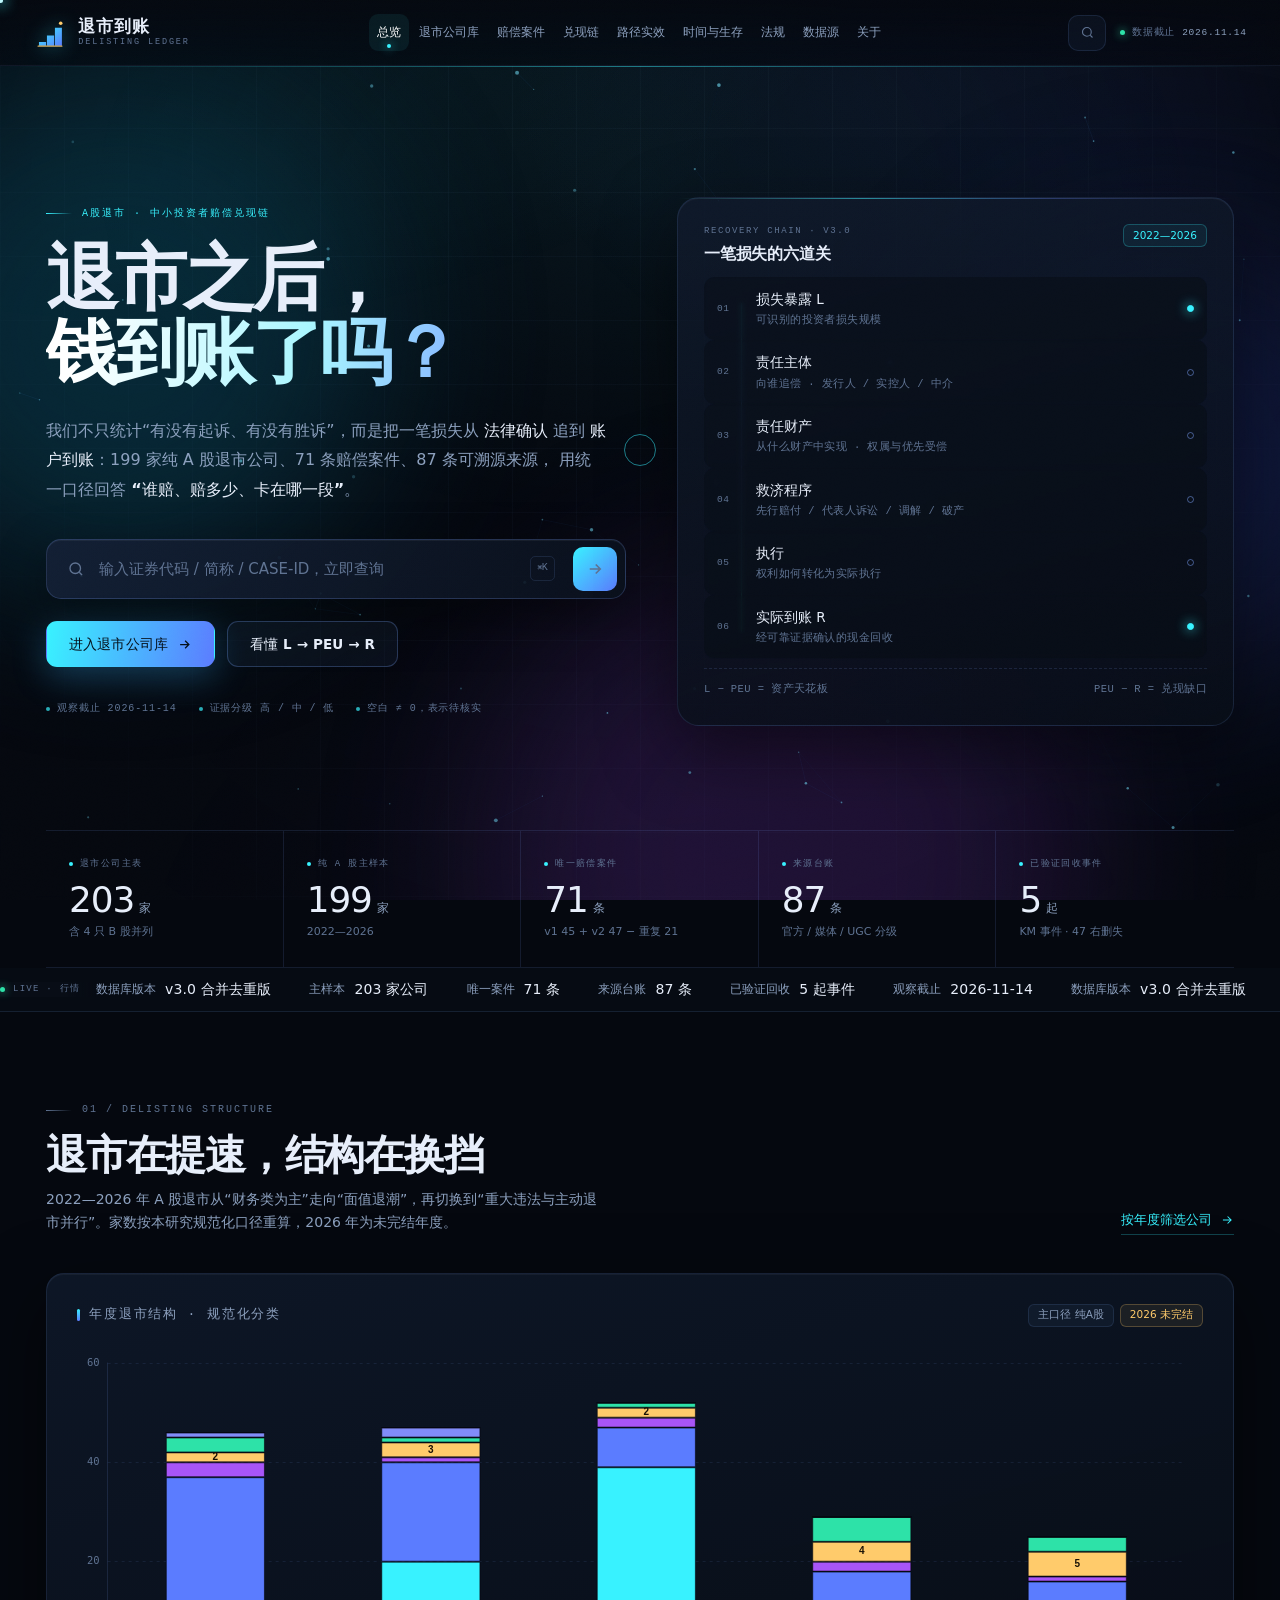
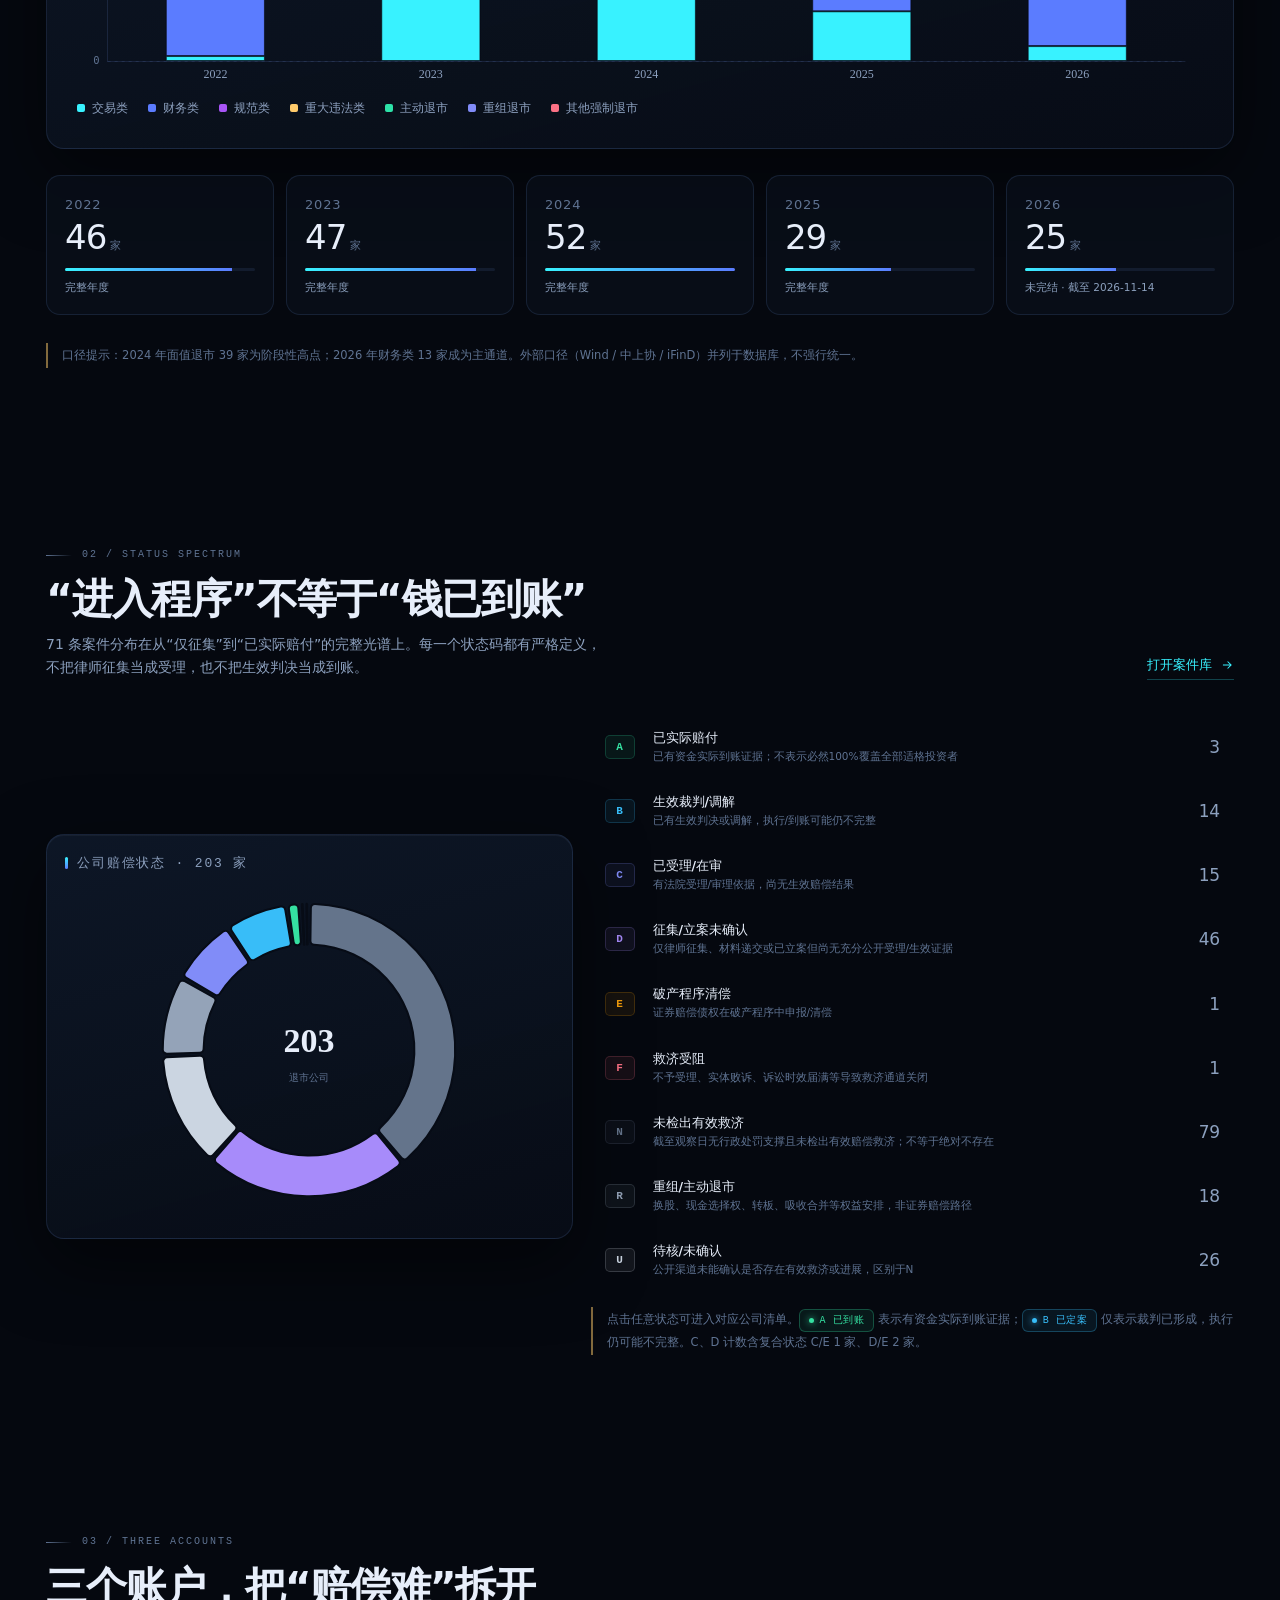
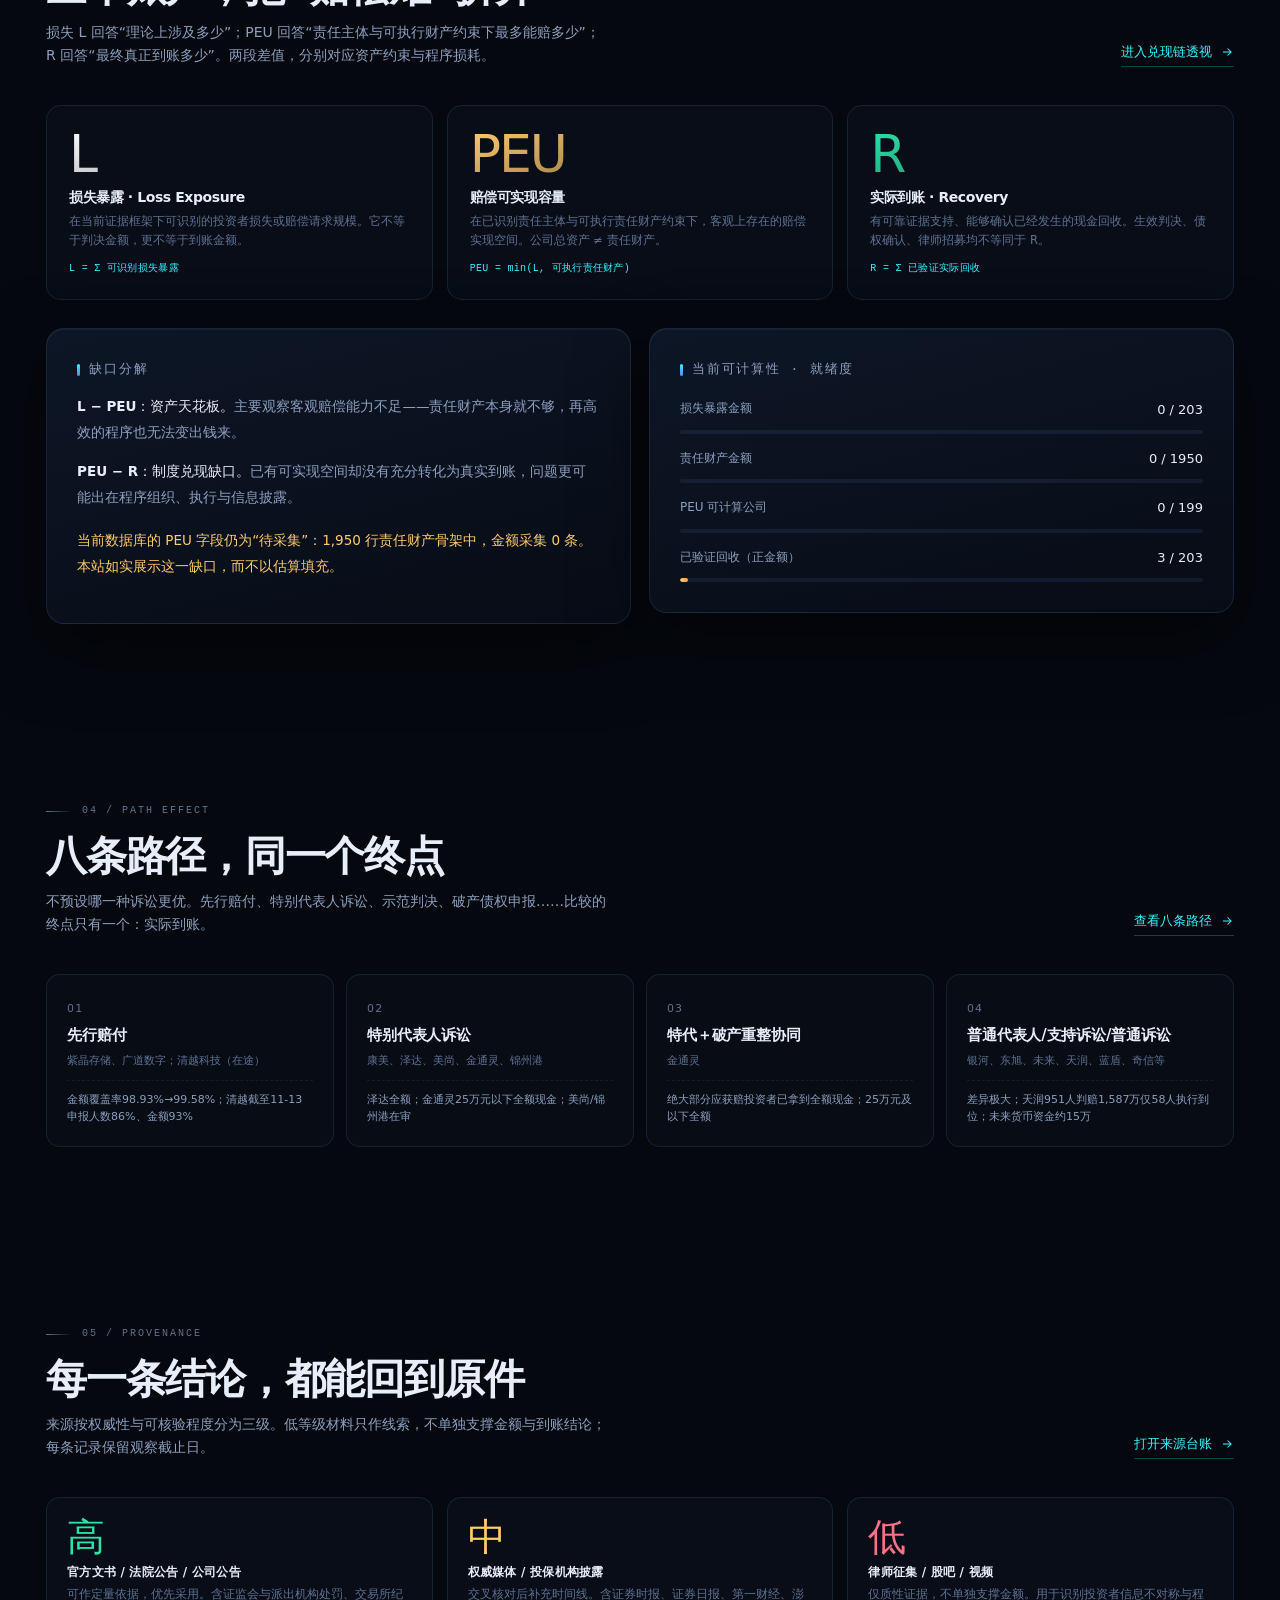
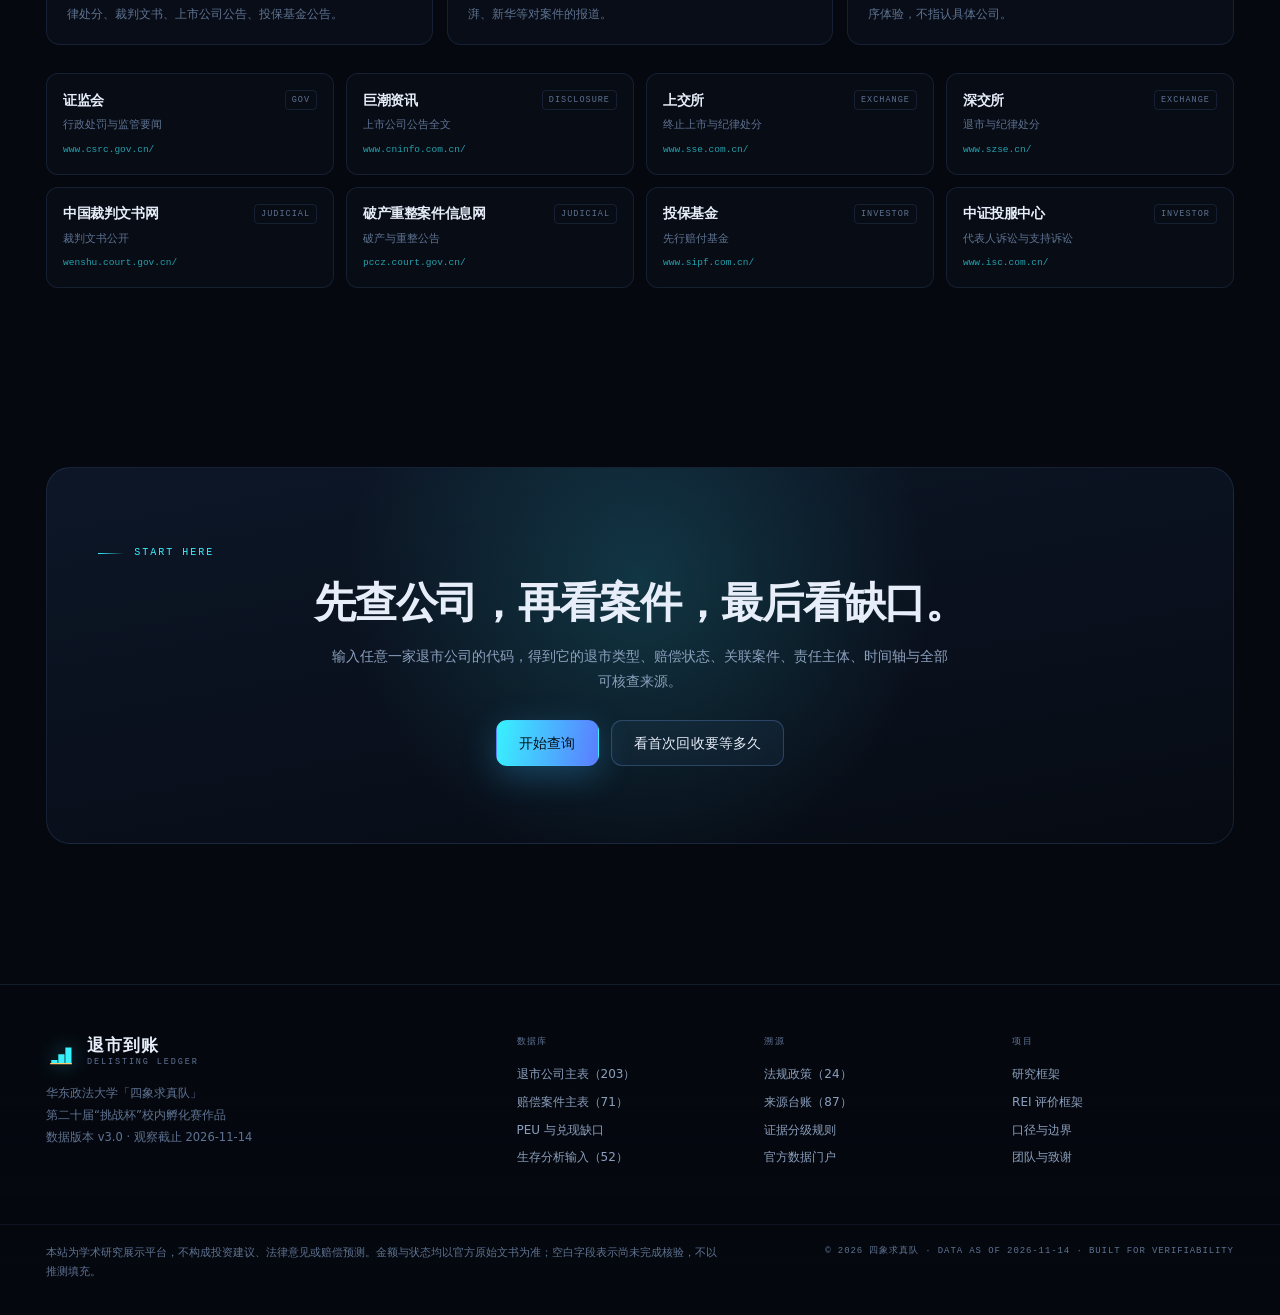
<file: index.html>
<!DOCTYPE html>
<html lang="zh-CN">
<head>
<meta charset="UTF-8">
<meta name="viewport" content="width=device-width, initial-scale=1.0, viewport-fit=cover">
<meta name="theme-color" content="#05080F">
<title>退市到账 · A股退市中小投资者赔偿兑现链数据平台</title>
<meta name="description" content="199家A股退市公司、71条赔偿案件、87条可溯源来源：从损失L、赔偿可实现容量PEU到实际到账R，逐案查询退市赔偿兑现情况。数据观察截止2026-11-14。">
<meta name="keywords" content="退市,中小投资者,赔偿,证券虚假陈述,特别代表人诉讼,先行赔付,PEU,投资者保护">
<meta property="og:title" content="退市到账 · 赔偿兑现链数据平台">
<meta property="og:description" content="从「判了」到「到了」：A股退市中小投资者赔偿兑现链的可溯源数据平台。">
<meta property="og:type" content="website">
<link rel="icon" href="data:image/svg+xml,%3Csvg xmlns='http://www.w3.org/2000/svg' viewBox='0 0 64 64'%3E%3Crect width='64' height='64' rx='14' fill='%23070C16'/%3E%3Cpath d='M16 40h10v10H16zM28 30h10v20H28zM40 20h10v30H40z' fill='%2338F2FF'/%3E%3Cpath d='M14 48h36' stroke='%23FFCB6B' stroke-width='2'/%3E%3C/svg%3E">
<link rel="stylesheet" href="./assets/css/main.css">
</head>
<body>
<div class="grain" aria-hidden="true"></div>
<div class="ambient" aria-hidden="true"><i class="a1"></i><i class="a2"></i><i class="a3"></i></div>
<div class="cursor-dot" id="cursorDot" aria-hidden="true"></div>
<div class="cursor-ring" id="cursorRing" aria-hidden="true"><span id="cursorLabel"></span></div>

<header class="topbar" id="topbar">
  <a class="brand" href="#/home" data-cursor="首页" aria-label="退市到账 首页">
    <span class="brand-mark" aria-hidden="true">
      <svg viewBox="0 0 40 40" width="34" height="34">
        <defs><linearGradient id="bg1" x1="0" y1="0" x2="1" y2="1"><stop offset="0" stop-color="#38F2FF"/><stop offset="1" stop-color="#5B7CFF"/></linearGradient></defs>
        <path d="M7 30.5h8.4v4.6H7zM16.4 23h8.4v12.1h-8.4zM25.8 13.9H34v21.2h-8.2z" fill="url(#bg1)"/>
        <path d="M6 35.5h28" stroke="#FFCB6B" stroke-width="1.4" stroke-linecap="round" opacity=".85"/>
        <circle cx="32.6" cy="8.6" r="2.1" fill="#FFCB6B"/>
      </svg>
    </span>
    <span class="brand-text">
      <b>退市到账</b>
      <em>DELISTING&nbsp;LEDGER</em>
    </span>
  </a>

  <nav class="nav" id="nav" aria-label="主导航">
    <a href="#/home" data-route="home">总览</a>
    <a href="#/companies" data-route="companies">退市公司库</a>
    <a href="#/cases" data-route="cases">赔偿案件</a>
    <a href="#/chain" data-route="chain">兑现链</a>
    <a href="#/paths" data-route="paths">路径实效</a>
    <a href="#/survival" data-route="survival">时间与生存</a>
    <a href="#/regulations" data-route="regulations">法规</a>
    <a href="#/sources" data-route="sources">数据源</a>
    <a href="#/about" data-route="about">关于</a>
  </nav>

  <div class="topbar-right">
    <button class="search-trigger" id="searchTrigger" aria-label="全站检索">
      <svg viewBox="0 0 24 24" width="15" height="15" fill="none" stroke="currentColor" stroke-width="1.8"><circle cx="11" cy="11" r="7"/><path d="m20 20-3.6-3.6"/></svg>
      <span>检索代码 / 简称 / 案号</span>
      <kbd>⌘K</kbd>
    </button>
    <div class="asof" title="数据库统一观察截止日">
      <i></i><span>数据截止</span><b>2026.11.14</b>
    </div>
    <button class="menu-btn" id="menuBtn" aria-label="展开菜单" aria-expanded="false"><span></span><span></span><span></span></button>
  </div>
</header>

<div class="scroll-progress" id="scrollProgress" aria-hidden="true"></div>

<main id="view" tabindex="-1"></main>

<footer class="footer" id="footer">
  <div class="footer-main">
    <div class="footer-brand">
      <div class="brand brand-inline">
        <span class="brand-mark" aria-hidden="true">
          <svg viewBox="0 0 40 40" width="30" height="30"><path d="M7 30.5h8.4v4.6H7zM16.4 23h8.4v12.1h-8.4zM25.8 13.9H34v21.2h-8.2z" fill="#38F2FF"/><path d="M6 35.5h28" stroke="#FFCB6B" stroke-width="1.4" stroke-linecap="round"/></svg>
        </span>
        <span class="brand-text"><b>退市到账</b><em>DELISTING&nbsp;LEDGER</em></span>
      </div>
      <p>华东政法大学「四象求真队」<br>第二十届“挑战杯”校内孵化赛作品<br>数据版本 v3.0 · 观察截止 2026-11-14</p>
    </div>
    <div class="footer-links">
      <div>
        <h4>数据库</h4>
        <a href="#/companies">退市公司主表（203）</a>
        <a href="#/cases">赔偿案件主表（71）</a>
        <a href="#/chain">PEU 与兑现缺口</a>
        <a href="#/survival">生存分析输入（52）</a>
      </div>
      <div>
        <h4>溯源</h4>
        <a href="#/regulations">法规政策（24）</a>
        <a href="#/sources">来源台账（87）</a>
        <a href="#/sources">证据分级规则</a>
        <a href="#/sources">官方数据门户</a>
      </div>
      <div>
        <h4>项目</h4>
        <a href="#/about">研究框架</a>
        <a href="#/about">REI 评价框架</a>
        <a href="#/about">口径与边界</a>
        <a href="#/about">团队与致谢</a>
      </div>
    </div>
  </div>
  <div class="footer-bottom">
    <p>本站为学术研究展示平台，不构成投资建议、法律意见或赔偿预测。金额与状态均以官方原始文书为准；空白字段表示尚未完成核验，不以推测填充。</p>
    <p class="mono">© 2026 四象求真队 · DATA AS OF 2026-11-14 · BUILT FOR VERIFIABILITY</p>
  </div>
</footer>

<div class="palette" id="palette" hidden>
  <div class="palette-panel" role="dialog" aria-modal="true" aria-label="全站检索">
    <div class="palette-head">
      <svg viewBox="0 0 24 24" width="18" height="18" fill="none" stroke="currentColor" stroke-width="1.8"><circle cx="11" cy="11" r="7"/><path d="m20 20-3.6-3.6"/></svg>
      <input id="paletteInput" type="text" autocomplete="off" spellcheck="false" placeholder="搜索证券代码、简称、Case ID、法规或来源关键词…">
      <kbd>ESC</kbd>
    </div>
    <div class="palette-hint" id="paletteHint">支持 6 位代码、公司简称、CASE-xxx、法条文号</div>
    <div class="palette-results" id="paletteResults"></div>
    <div class="palette-foot">
      <span><kbd>↑</kbd><kbd>↓</kbd> 选择</span><span><kbd>↵</kbd> 打开</span><span><kbd>⌘K</kbd> 唤起</span>
    </div>
  </div>
</div>

<button class="to-top" id="toTop" aria-label="回到顶部">
  <svg viewBox="0 0 24 24" width="18" height="18" fill="none" stroke="currentColor" stroke-width="1.8"><path d="M12 19V5M5 12l7-7 7 7"/></svg>
</button>

<div class="boot" id="boot">
  <div class="boot-inner">
    <svg class="boot-mark" viewBox="0 0 40 40" width="52" height="52"><path d="M7 30.5h8.4v4.6H7zM16.4 23h8.4v12.1h-8.4zM25.8 13.9H34v21.2h-8.2z" fill="#38F2FF"/><path d="M6 35.5h28" stroke="#FFCB6B" stroke-width="1.4"/></svg>
    <div class="boot-bar"><i></i></div>
    <p class="mono">LOADING LEDGER · 2026-11-14</p>
  </div>
</div>

<noscript><div style="padding:120px 24px;text-align:center;color:#8FA3BF">本站需要启用 JavaScript 才能检索数据库。</div></noscript>

<script src="./vendor/echarts.min.js"></script>
<script type="module" src="./assets/js/app.js"></script>
</body>
</html>
</file>
<file: assets/css/main.css>
/* ============================================================
   退市到账 · DELISTING LEDGER
   Design system: deep-space financial terminal
   ============================================================ */
:root{
  --bg:#05080F;
  --bg-2:#070C16;
  --panel:rgba(11,18,32,.78);
  --panel-solid:#0A111D;
  --panel-2:rgba(14,23,40,.72);
  --line:rgba(126,166,255,.13);
  --line-strong:rgba(126,166,255,.26);
  --text:#E7EEFA;
  --muted:#8CA0BE;
  --dim:#5F7392;
  --cyan:#38F2FF;
  --blue:#5B7CFF;
  --violet:#A855F7;
  --gold:#FFCB6B;
  --green:#2DE2A8;
  --red:#FB7185;
  --radius:18px;
  --radius-sm:12px;
  --sans:"Inter","SF Pro Display","PingFang SC","HarmonyOS Sans SC","Microsoft YaHei UI","Microsoft YaHei",system-ui,-apple-system,sans-serif;
  --mono:"JetBrains Mono","Cascadia Mono","Cascadia Code",Consolas,"SFMono-Regular",ui-monospace,monospace;
  --num:"Bahnschrift","DIN Alternate","Inter","SF Pro Display","PingFang SC",system-ui,sans-serif;
  --ease:cubic-bezier(.16,1,.3,1);
  --shadow:0 24px 70px rgba(0,0,0,.5), inset 0 1px 0 rgba(255,255,255,.045);
}
*,*::before,*::after{box-sizing:border-box}
html{scroll-behavior:smooth;-webkit-text-size-adjust:100%}
body{
  margin:0;background:var(--bg);color:var(--text);
  font-family:var(--sans);font-size:15px;line-height:1.65;
  -webkit-font-smoothing:antialiased;text-rendering:optimizeLegibility;
  overflow-x:hidden;
}
body::before{
  content:"";position:fixed;inset:0;z-index:-3;pointer-events:none;
  background:
    linear-gradient(rgba(120,160,220,.035) 1px,transparent 1px) 0 0/64px 64px,
    linear-gradient(90deg,rgba(120,160,220,.035) 1px,transparent 1px) 0 0/64px 64px,
    radial-gradient(1200px 700px at 12% -10%,rgba(56,242,255,.09),transparent 60%),
    radial-gradient(1000px 620px at 88% 8%,rgba(91,124,255,.10),transparent 62%),
    radial-gradient(900px 700px at 50% 110%,rgba(168,85,247,.07),transparent 60%);
  mask-image:radial-gradient(circle at 50% 30%,#000 30%,rgba(0,0,0,.55) 70%,transparent 100%);
}
body::after{
  content:"";position:fixed;inset:0;z-index:-2;pointer-events:none;
  background:radial-gradient(800px 500px at var(--mx,50%) var(--my,20%),rgba(56,242,255,.055),transparent 70%);
  transition:background .2s linear;
}
a{color:inherit;text-decoration:none}
img,svg{display:block;max-width:100%}
button{font-family:inherit;color:inherit}
::selection{background:rgba(56,242,255,.28);color:#fff}
.mono{font-family:var(--mono);font-feature-settings:"tnum" 1}
.num{font-family:var(--num);font-variant-numeric:tabular-nums;font-feature-settings:"tnum" 1}
.grain{
  position:fixed;inset:0;z-index:9990;pointer-events:none;opacity:.05;mix-blend-mode:overlay;
  background-image:url("data:image/svg+xml,%3Csvg xmlns='http://www.w3.org/2000/svg' width='160' height='160'%3E%3Cfilter id='n'%3E%3CfeTurbulence type='fractalNoise' baseFrequency='.82' numOctaves='3'/%3E%3C/filter%3E%3Crect width='160' height='160' filter='url(%23n)' opacity='.55'/%3E%3C/svg%3E");
}
.ambient{position:fixed;inset:0;z-index:-1;pointer-events:none;overflow:hidden}
.ambient i{position:absolute;border-radius:50%;filter:blur(90px);opacity:.28;animation:drift 26s var(--ease) infinite alternate}
.ambient .a1{width:520px;height:520px;left:-140px;top:8%;background:#0E7C9B}
.ambient .a2{width:460px;height:460px;right:-120px;top:26%;background:#2B3EA8;animation-delay:-8s}
.ambient .a3{width:600px;height:600px;left:38%;bottom:-260px;background:#5B2A8A;animation-delay:-15s}
@keyframes drift{from{transform:translate3d(0,0,0) scale(1)}to{transform:translate3d(40px,-36px,0) scale(1.12)}}

/* ---------- cursor ---------- */
.cursor-dot,.cursor-ring{position:fixed;left:0;top:0;pointer-events:none;z-index:9999;will-change:transform;opacity:0}
body.cursor-on .cursor-dot,body.cursor-on .cursor-ring{opacity:1}
.cursor-dot{width:5px;height:5px;border-radius:50%;background:#BFF9FF;box-shadow:0 0 14px 2px rgba(56,242,255,.9);margin:-2.5px 0 0 -2.5px;z-index:10000}
.cursor-ring{
  width:32px;height:32px;margin:-16px 0 0 -16px;border-radius:50%;
  border:1px solid rgba(56,242,255,.5);
  display:grid;place-items:center;
  transition:width .28s var(--ease),height .28s var(--ease),margin .28s var(--ease),background .24s,border-color .24s,backdrop-filter .24s;
  backdrop-filter:blur(0px);
}
.cursor-ring span{font-family:var(--mono);font-size:9px;letter-spacing:.1em;font-weight:600;color:#04121A;opacity:0;transform:scale(.7);transition:opacity .18s,transform .18s;white-space:nowrap}
.cursor-ring.hover{width:46px;height:46px;margin:-23px 0 0 -23px;border-color:rgba(56,242,255,.85);background:rgba(56,242,255,.06)}
.cursor-ring.label{width:66px;height:66px;margin:-33px 0 0 -33px;background:rgba(180,248,255,.95);border-color:transparent;backdrop-filter:blur(2px);mix-blend-mode:normal}
.cursor-ring.label span{opacity:1;transform:scale(1)}
.cursor-ring.press{width:22px;height:22px;margin:-11px 0 0 -11px}
@media (pointer:fine) and (prefers-reduced-motion:no-preference){
  body.cursor-on,body.cursor-on a,body.cursor-on button{cursor:none}
  body.cursor-on input,body.cursor-on textarea,body.cursor-on select{cursor:text}
}

/* ---------- topbar ---------- */
.topbar{
  position:fixed;top:0;left:0;right:0;height:66px;z-index:900;
  display:flex;align-items:center;gap:26px;
  padding:0 clamp(16px,2.6vw,40px);
  background:linear-gradient(180deg,rgba(5,8,15,.92),rgba(5,8,15,.66));
  border-bottom:1px solid rgba(126,166,255,.09);
  backdrop-filter:blur(18px) saturate(140%);
}
.brand{display:flex;align-items:center;gap:11px;flex:0 0 auto}
.brand-mark{display:grid;place-items:center;filter:drop-shadow(0 0 10px rgba(56,242,255,.35))}
.brand-text{display:flex;flex-direction:column;line-height:1.05}
.brand-text b{font-size:17px;font-weight:650;letter-spacing:.06em}
.brand-text em{font-family:var(--mono);font-style:normal;font-size:8.5px;letter-spacing:.22em;color:var(--dim);margin-top:3px}
.nav{display:flex;align-items:center;gap:2px;flex:1 1 auto;justify-content:center}
.nav a{
  position:relative;padding:9px 11px;border-radius:9px;font-size:13px;color:var(--muted);
  transition:color .2s,background .2s;white-space:nowrap;
}
.nav a::after{
  content:"";position:absolute;left:50%;bottom:3px;width:4px;height:4px;border-radius:50%;
  background:var(--cyan);transform:translate(-50%,0) scale(0);transition:transform .25s var(--ease);
  box-shadow:0 0 10px var(--cyan);
}
.nav a:hover{color:var(--text);background:rgba(126,166,255,.06)}
.nav a.active{color:#fff;background:rgba(56,242,255,.07)}
.nav a.active::after{transform:translate(-50%,0) scale(1)}
.topbar-right{display:flex;align-items:center;gap:14px;flex:0 0 auto}
.search-trigger{
  display:flex;align-items:center;gap:9px;height:36px;padding:0 10px 0 12px;
  background:rgba(126,166,255,.05);border:1px solid var(--line);border-radius:10px;
  color:var(--dim);font-size:12px;transition:border-color .2s,color .2s,background .2s;
}
.search-trigger:hover{border-color:var(--line-strong);color:var(--muted);background:rgba(126,166,255,.08)}
.search-trigger kbd{font-family:var(--mono);font-size:9.5px;padding:2px 5px;border:1px solid var(--line);border-radius:4px;color:var(--dim)}
.asof{display:flex;align-items:center;gap:7px;font-family:var(--mono);font-size:9.5px;letter-spacing:.08em;color:var(--dim);white-space:nowrap}
.asof i{width:5px;height:5px;border-radius:50%;background:var(--green);box-shadow:0 0 9px var(--green);animation:pulse 2.6s infinite}
.asof b{color:var(--muted);font-weight:500}
@keyframes pulse{0%,100%{opacity:1}50%{opacity:.35}}
.menu-btn{display:none;width:38px;height:34px;border:1px solid var(--line);border-radius:9px;background:transparent;padding:9px 8px;flex-direction:column;justify-content:space-between}
.menu-btn span{display:block;height:1.5px;background:var(--muted);border-radius:2px;transition:.25s}
.menu-btn[aria-expanded="true"] span:nth-child(1){transform:translateY(5.5px) rotate(45deg)}
.menu-btn[aria-expanded="true"] span:nth-child(2){opacity:0}
.menu-btn[aria-expanded="true"] span:nth-child(3){transform:translateY(-5.5px) rotate(-45deg)}
.scroll-progress{position:fixed;top:66px;left:0;height:1.5px;width:0;z-index:901;background:linear-gradient(90deg,var(--cyan),var(--blue),var(--violet));box-shadow:0 0 12px rgba(56,242,255,.7)}

/* ---------- boot ---------- */
.boot{position:fixed;inset:0;z-index:10000;display:grid;place-items:center;background:var(--bg);transition:opacity .6s var(--ease),visibility .6s}
.boot.done{opacity:0;visibility:hidden}
.boot-inner{text-align:center}
.boot-mark{animation:bootPulse 1.4s var(--ease) infinite alternate;margin:0 auto 18px}
@keyframes bootPulse{from{opacity:.5;transform:translateY(2px)}to{opacity:1;transform:translateY(-2px)}}
.boot-bar{width:180px;height:2px;background:rgba(126,166,255,.14);border-radius:2px;overflow:hidden;margin:0 auto 12px}
.boot-bar i{display:block;height:100%;width:40%;background:linear-gradient(90deg,transparent,var(--cyan),transparent);animation:bootSlide 1.1s ease-in-out infinite}
@keyframes bootSlide{0%{transform:translateX(-120%)}100%{transform:translateX(320%)}}
.boot p{font-family:var(--mono);font-size:9px;letter-spacing:.22em;color:var(--dim)}

/* ---------- shell / type ---------- */
.shell{width:100%;max-width:1520px;margin:0 auto;padding:0 clamp(18px,3.6vw,52px)}
main{min-height:100vh;padding-top:66px;view-transition-name:main}
.eyebrow{display:flex;align-items:center;gap:10px;font-family:var(--mono);font-size:10px;letter-spacing:.2em;text-transform:uppercase;color:var(--cyan)}
.eyebrow::before{content:"";width:26px;height:1px;background:linear-gradient(90deg,var(--cyan),transparent)}
.eyebrow.muted{color:var(--dim)}
.eyebrow.muted::before{background:linear-gradient(90deg,var(--dim),transparent)}
h1,h2,h3,h4{margin:0;font-weight:600;letter-spacing:-.03em;line-height:1.12}
.section{padding:clamp(56px,7vw,104px) 0;position:relative}
.section-head{display:flex;align-items:flex-end;justify-content:space-between;gap:32px;margin-bottom:38px;flex-wrap:wrap}
.section-head h2{font-size:clamp(26px,3.2vw,42px);margin-top:14px}
.section-head p{color:var(--muted);max-width:560px;font-size:14px;margin:10px 0 0}
.section-head .link-more{display:inline-flex;align-items:center;gap:8px;font-size:13px;color:var(--cyan);border-bottom:1px solid rgba(56,242,255,.25);padding-bottom:3px;transition:gap .25s}
.section-head .link-more:hover{gap:14px}
.lede{color:var(--muted);font-size:15.5px;line-height:1.8}

/* ---------- panel ---------- */
.panel{
  position:relative;background:linear-gradient(165deg,rgba(16,26,44,.82),rgba(8,13,23,.9));
  border:1px solid var(--line);border-radius:var(--radius);box-shadow:var(--shadow);
  overflow:hidden;isolation:isolate;
}
.panel::before{
  content:"";position:absolute;inset:0;z-index:-1;opacity:0;transition:opacity .4s;
  background:radial-gradient(420px 260px at var(--mx,50%) var(--my,50%),rgba(56,242,255,.09),transparent 70%);
}
.panel:hover::before{opacity:1}
.panel-hair{position:absolute;top:0;left:0;right:0;height:1px;background:linear-gradient(90deg,transparent,rgba(56,242,255,.5),rgba(91,124,255,.28),transparent)}
.panel-pad{padding:clamp(20px,2.4vw,30px)}
.panel-head{display:flex;align-items:center;justify-content:space-between;gap:16px;margin-bottom:18px}
.panel-title{font-size:13px;font-family:var(--mono);letter-spacing:.14em;text-transform:uppercase;color:var(--muted);display:flex;align-items:center;gap:9px}
.panel-title::before{content:"";width:3px;height:12px;border-radius:2px;background:linear-gradient(180deg,var(--cyan),var(--blue))}
.tick{position:absolute;width:9px;height:9px;border-color:rgba(56,242,255,.4);border-style:solid;border-width:0}
.tick.tl{left:10px;top:10px;border-left-width:1px;border-top-width:1px}
.tick.br{right:10px;bottom:10px;border-right-width:1px;border-bottom-width:1px}

/* ---------- buttons ---------- */
.btn{
  position:relative;display:inline-flex;align-items:center;justify-content:center;gap:9px;
  height:46px;padding:0 22px;border-radius:11px;border:1px solid transparent;
  font-size:13.5px;font-weight:550;letter-spacing:.01em;white-space:nowrap;
  transition:transform .35s var(--ease),box-shadow .35s,background .3s,border-color .3s;
  will-change:transform;
}
.btn-primary{background:linear-gradient(100deg,#38F2FF,#5B7CFF);color:#04101A;box-shadow:0 10px 34px rgba(56,180,255,.28)}
.btn-primary:hover{box-shadow:0 16px 44px rgba(56,180,255,.42)}
.btn-ghost{background:rgba(126,166,255,.05);border-color:var(--line-strong);color:var(--text)}
.btn-ghost:hover{background:rgba(126,166,255,.1);border-color:rgba(126,166,255,.42)}
.btn-sm{height:36px;padding:0 14px;font-size:12px;border-radius:9px}
.btn svg{transition:transform .3s var(--ease)}
.btn:hover svg{transform:translateX(3px)}
.icon-btn{width:36px;height:36px;display:grid;place-items:center;border-radius:9px;border:1px solid var(--line);background:rgba(126,166,255,.04);color:var(--muted);transition:.2s}
.icon-btn:hover{color:var(--text);border-color:var(--line-strong);background:rgba(126,166,255,.1)}

/* ---------- hero ---------- */
.hero{position:relative;min-height:calc(100svh - 136px);display:flex;align-items:center;padding:clamp(40px,6vw,80px) 0 clamp(30px,4vw,50px);overflow:hidden}
#field{position:absolute;inset:0;width:100%;height:100%;opacity:.85;pointer-events:none}
.hero::after{
  content:"";position:absolute;left:0;right:0;top:0;height:1px;
  background:linear-gradient(90deg,transparent,rgba(56,242,255,.45),transparent);
  animation:scan 9s linear infinite;
}
@keyframes scan{0%{transform:translateY(0);opacity:0}10%{opacity:1}90%{opacity:1}100%{transform:translateY(calc(100svh - 120px));opacity:0}}
.hero-grid{position:relative;z-index:2;display:grid;grid-template-columns:1.02fr .98fr;gap:clamp(30px,4vw,64px);align-items:center;width:100%}
.hero-left{max-width:680px}
.hero-title{font-size:clamp(40px,5.6vw,86px);line-height:1.03;letter-spacing:-.048em;margin:20px 0 0;font-weight:600}
.hero-title .grad{
  background:linear-gradient(96deg,#FFFFFF 4%,#A9F6FF 32%,#6E8CFF 64%,#C9A7FF 96%);
  -webkit-background-clip:text;background-clip:text;color:transparent;
  background-size:200% 100%;animation:gradShift 9s ease-in-out infinite;
}
@keyframes gradShift{0%,100%{background-position:0% 50%}50%{background-position:100% 50%}}
.hero-sub{margin:26px 0 0;color:var(--muted);font-size:clamp(14px,1.25vw,16.5px);line-height:1.85;max-width:560px}
.hero-sub b{color:var(--text);font-weight:550}
.hero-search{
  margin-top:34px;display:flex;align-items:center;gap:12px;height:60px;padding:0 8px 0 20px;
  background:linear-gradient(120deg,rgba(20,32,54,.9),rgba(10,17,29,.9));
  border:1px solid rgba(126,166,255,.22);border-radius:15px;
  box-shadow:0 18px 50px rgba(0,0,0,.4),inset 0 1px 0 rgba(255,255,255,.05);
  transition:border-color .3s,box-shadow .3s;max-width:590px;
}
.hero-search:focus-within{border-color:rgba(56,242,255,.55);box-shadow:0 18px 60px rgba(56,180,255,.16),inset 0 1px 0 rgba(255,255,255,.06)}
.hero-search svg{color:var(--dim);flex:0 0 auto}
.hero-search input{flex:1;background:none;border:0;outline:0;color:var(--text);font-size:15px;font-family:inherit;min-width:0}
.hero-search input::placeholder{color:var(--dim)}
.hero-search kbd{font-family:var(--mono);font-size:10px;color:var(--dim);border:1px solid var(--line);padding:3px 6px;border-radius:5px;margin-right:6px}
.hero-search .go{width:44px;height:44px;border-radius:10px;border:0;background:linear-gradient(135deg,#38F2FF,#5B7CFF);display:grid;place-items:center;color:#04101A;transition:transform .3s var(--ease)}
.hero-search .go:hover{transform:scale(1.05)}
.hero-actions{display:flex;gap:12px;margin-top:22px;flex-wrap:wrap}
.hero-meta{display:flex;gap:22px;margin-top:34px;flex-wrap:wrap;font-family:var(--mono);font-size:10px;letter-spacing:.09em;color:var(--dim);text-transform:uppercase}
.hero-meta span{display:flex;align-items:center;gap:7px}
.hero-meta i{width:4px;height:4px;border-radius:50%;background:var(--cyan);opacity:.7}

/* chain card */
.chain-card{position:relative;padding:clamp(18px,2.2vw,26px);border-radius:22px;overflow:visible}
.chain-head{display:flex;justify-content:space-between;align-items:flex-start;margin-bottom:6px}
.chain-head .tag{font-family:var(--mono);font-size:9px;letter-spacing:.18em;color:var(--dim);text-transform:uppercase}
.chain-head h3{font-size:16px;margin-top:6px;letter-spacing:-.01em}
.chain-flow{position:relative;margin-top:14px}
.chain-flow svg.links{position:absolute;inset:0;width:100%;height:100%;pointer-events:none;overflow:visible}
.chain-node{
  position:relative;display:grid;grid-template-columns:26px 1fr auto;align-items:center;gap:13px;
  padding:10px 12px;border-radius:11px;border:1px solid transparent;
  transition:background .3s,border-color .3s,transform .3s var(--ease);
  cursor:default;
}
.chain-node:hover{background:rgba(56,242,255,.055);border-color:rgba(56,242,255,.16);transform:translateX(3px)}
.chain-node .idx{font-family:var(--mono);font-size:9.5px;color:var(--dim);letter-spacing:.06em}
.chain-node .lbl{font-size:13.5px;color:var(--text)}
.chain-node .lbl small{display:block;font-size:10.5px;color:var(--dim);font-family:var(--mono);letter-spacing:.04em;margin-top:2px}
.chain-node .dot{width:7px;height:7px;border-radius:50%;border:1px solid rgba(126,166,255,.5);position:relative}
.chain-node.hot .dot{background:var(--cyan);border-color:var(--cyan);box-shadow:0 0 12px var(--cyan)}
.chain-node .dot::after{content:"";position:absolute;inset:-4px;border-radius:50%;border:1px solid rgba(56,242,255,.18);opacity:0}
.chain-node:hover .dot::after{opacity:1;animation:ripple 1.4s ease-out infinite}
@keyframes ripple{0%{transform:scale(.7);opacity:.8}100%{transform:scale(1.9);opacity:0}}
.chain-foot{display:flex;justify-content:space-between;align-items:center;margin-top:10px;padding-top:12px;border-top:1px dashed rgba(126,166,255,.14);font-size:10.5px;color:var(--dim);font-family:var(--mono);letter-spacing:.04em}
.float-chip{
  position:absolute;display:flex;flex-direction:column;gap:2px;padding:10px 13px;border-radius:11px;
  background:rgba(9,16,28,.9);border:1px solid rgba(126,166,255,.2);backdrop-filter:blur(10px);
  box-shadow:0 14px 40px rgba(0,0,0,.5);z-index:3;animation:floaty 6s ease-in-out infinite;
}
.float-chip b{font-family:var(--num);font-size:19px;letter-spacing:-.02em}
.float-chip span{font-family:var(--mono);font-size:8px;letter-spacing:.13em;color:var(--dim);text-transform:uppercase}
.float-chip.c1{right:-16px;bottom:30px;top:auto;animation-delay:-1s}
.float-chip.c2{left:-16px;top:34px;bottom:auto;animation-delay:-3.4s}
@keyframes floaty{0%,100%{transform:translateY(0)}50%{transform:translateY(-9px)}}

/* ---------- stats strip ---------- */
.stats-strip{display:grid;grid-template-columns:repeat(5,1fr);border-top:1px solid var(--line);border-bottom:1px solid var(--line);position:relative;z-index:2}
.stat-item{padding:26px clamp(10px,1.8vw,26px);border-right:1px solid var(--line);position:relative;transition:background .3s}
.stat-item:last-child{border-right:0}
.stat-item:hover{background:rgba(56,242,255,.035)}
.stat-item .k{font-family:var(--mono);font-size:9px;letter-spacing:.15em;color:var(--dim);text-transform:uppercase;display:flex;align-items:center;gap:7px}
.stat-item .k i{width:4px;height:4px;border-radius:50%;background:var(--cyan)}
.stat-item .v{font-family:var(--num);font-size:clamp(26px,2.8vw,40px);letter-spacing:-.03em;line-height:1.1;margin-top:8px;display:flex;align-items:baseline;gap:5px}
.stat-item .v small{font-size:12px;font-family:var(--sans);color:var(--muted);font-weight:400;letter-spacing:0}
.stat-item .s{font-size:11px;color:var(--dim);margin-top:4px}

/* ---------- ticker ---------- */
.ticker{position:relative;display:flex;align-items:center;gap:0;height:44px;border-bottom:1px solid var(--line);background:rgba(8,13,22,.7);overflow:hidden;z-index:2}
.ticker-label{position:relative;z-index:3;display:flex;align-items:center;gap:8px;padding:0 16px 0 0;font-family:var(--mono);font-size:9px;letter-spacing:.14em;color:var(--dim);background:linear-gradient(90deg,#080D16 70%,transparent);flex:0 0 auto;text-transform:uppercase}
.ticker-label i{width:5px;height:5px;border-radius:50%;background:var(--green);box-shadow:0 0 8px var(--green);animation:pulse 2s infinite}
.ticker-track{display:flex;align-items:center;gap:38px;white-space:nowrap;animation:marquee 46s linear infinite;will-change:transform}
.ticker:hover .ticker-track{animation-play-state:paused}
.ticker-item{display:flex;align-items:center;gap:9px;font-size:12px;color:var(--muted)}
.ticker-item b{font-family:var(--num);font-size:14px;color:var(--text);font-weight:500;letter-spacing:.01em}
.ticker-item .chg{font-family:var(--num);font-size:12px}
.up{color:#FF6B7A}.down{color:#2DE2A8}
@keyframes marquee{from{transform:translateX(0)}to{transform:translateX(-50%)}}

/* ---------- year cards ---------- */
.year-grid{display:grid;grid-template-columns:repeat(5,1fr);gap:12px;margin-top:26px}
.year-card{position:relative;padding:18px;border-radius:14px;border:1px solid var(--line);background:rgba(10,17,29,.6);overflow:hidden;transition:transform .4s var(--ease),border-color .3s,background .3s;cursor:pointer}
.year-card:hover{transform:translateY(-4px);border-color:rgba(56,242,255,.32);background:rgba(16,26,44,.8)}
.year-card .y{font-family:var(--num);font-size:13px;color:var(--dim);letter-spacing:.06em}
.year-card .n{font-family:var(--num);font-size:34px;line-height:1.1;margin-top:4px;letter-spacing:-.03em}
.year-card .n small{font-size:11px;color:var(--dim);margin-left:4px;font-family:var(--sans)}
.year-card .bar{height:3px;border-radius:3px;background:rgba(126,166,255,.1);margin-top:12px;overflow:hidden}
.year-card .bar i{display:block;height:100%;width:var(--w,50%);background:linear-gradient(90deg,var(--cyan),var(--blue));transition:width 1.2s var(--ease)}

.year-card .t{font-size:10.5px;color:var(--muted);margin-top:9px;line-height:1.5;display:-webkit-box;-webkit-line-clamp:2;-webkit-box-orient:vertical;overflow:hidden}

/* ---------- charts ---------- */
.chart{width:100%;height:340px}
.chart-sm{height:260px}
.chart-lg{height:420px}
.chart-legend{display:flex;flex-wrap:wrap;gap:14px 20px;margin-top:14px}
.legend-item{display:flex;align-items:center;gap:7px;font-size:11.5px;color:var(--muted);cursor:default}
.legend-item i{width:8px;height:8px;border-radius:2px}
.legend-item b{color:var(--text);font-family:var(--num);font-weight:500}

/* ---------- status ---------- */
.status-pill{display:inline-flex;align-items:center;gap:6px;height:23px;padding:0 9px;border-radius:6px;font-family:var(--mono);font-size:10px;letter-spacing:.05em;border:1px solid;white-space:nowrap}
.status-pill i{width:5px;height:5px;border-radius:50%;background:currentColor;box-shadow:0 0 7px currentColor}
.badge{display:inline-flex;align-items:center;gap:6px;height:23px;padding:0 9px;border-radius:6px;font-size:10.5px;border:1px solid var(--line);background:rgba(126,166,255,.05);color:var(--muted);white-space:nowrap}
.badge.gold{color:var(--gold);border-color:rgba(255,203,107,.25);background:rgba(255,203,107,.07)}
.badge.cyan{color:var(--cyan);border-color:rgba(56,242,255,.24);background:rgba(56,242,255,.06)}
.badge.green{color:var(--green);border-color:rgba(45,226,168,.24);background:rgba(45,226,168,.06)}
.badge.red{color:var(--red);border-color:rgba(251,113,133,.24);background:rgba(251,113,133,.06)}
.badge.violet{color:#C4A5FF;border-color:rgba(168,85,247,.3);background:rgba(168,85,247,.08)}
.chip-row{display:flex;flex-wrap:wrap;gap:8px}
.filter-scroll{flex-wrap:nowrap;overflow-x:auto;scrollbar-width:none;-ms-overflow-style:none}
.filter-scroll::-webkit-scrollbar{display:none}
.filter-scroll>*{flex:0 0 auto}
.chip{
  display:inline-flex;align-items:center;gap:6px;height:31px;padding:0 12px;border-radius:8px;
  border:1px solid var(--line);background:rgba(126,166,255,.04);color:var(--muted);font-size:12px;
  transition:.2s;white-space:nowrap;
}
.chip:hover{border-color:var(--line-strong);color:var(--text);background:rgba(126,166,255,.09)}
.chip.on{background:rgba(56,242,255,.12);border-color:rgba(56,242,255,.45);color:#DFFDFF}
.chip b{font-family:var(--num);font-weight:500;color:var(--dim);font-size:11px}
.chip.on b{color:rgba(223,253,255,.7)}

/* ---------- forms / toolbar ---------- */
.toolbar{display:flex;gap:12px;flex-wrap:wrap;align-items:center;margin-bottom:18px}
.field{position:relative;display:flex;align-items:center;gap:9px;height:40px;padding:0 12px;border-radius:10px;border:1px solid var(--line);background:rgba(10,17,29,.7);transition:border-color .2s}
.field:focus-within{border-color:rgba(56,242,255,.45)}
.field svg{color:var(--dim);flex:0 0 auto}
.field input,.field select{background:none;border:0;outline:0;color:var(--text);font-family:inherit;font-size:13px;min-width:0}
.field input::placeholder{color:var(--dim)}
.field.grow{flex:1 1 300px;max-width:430px}
.field select{appearance:none;padding-right:20px;cursor:pointer}
.field .caret{position:absolute;right:12px;pointer-events:none;color:var(--dim)}
.field select option{background:#0B1220;color:var(--text)}
.toolbar-right{margin-left:auto;display:flex;gap:8px;align-items:center}
.result-count{font-family:var(--mono);font-size:10.5px;letter-spacing:.08em;color:var(--dim)}
.result-count b{color:var(--cyan);font-size:12px}

/* ---------- table ---------- */
.table-wrap{border:1px solid var(--line);border-radius:16px;overflow:hidden;background:rgba(8,13,22,.6);box-shadow:var(--shadow)}
.table-scroll{overflow:auto;max-height:calc(100vh - 260px);min-height:320px}
table.data{width:100%;border-collapse:separate;border-spacing:0;font-size:12.5px;min-width:900px}
table.data thead th{
  position:sticky;top:0;z-index:5;background:#0A111D;text-align:left;padding:12px 14px;
  font-family:var(--mono);font-size:9.5px;letter-spacing:.12em;text-transform:uppercase;color:var(--dim);
  font-weight:500;border-bottom:1px solid var(--line);white-space:nowrap;
}
table.data thead th.sortable{cursor:pointer;user-select:none;transition:color .2s}
table.data thead th.sortable:hover{color:var(--cyan)}
table.data thead th .arrow{opacity:.4;margin-left:5px;font-size:8px}
table.data thead th.sorted{color:var(--cyan)}
table.data tbody tr{cursor:pointer;transition:background .16s}
table.data tbody tr:hover{background:rgba(56,242,255,.05)}
table.data tbody tr:hover td:first-child{box-shadow:inset 2px 0 0 var(--cyan)}
table.data td{padding:9px 14px;border-bottom:1px solid rgba(126,166,255,.06);color:var(--muted);vertical-align:middle}
table.data tbody tr:last-child td{border-bottom:0}
table.data .code{display:block;font-family:var(--mono);font-size:11px;color:var(--dim);letter-spacing:.05em;margin-top:2px}
table.data .name{display:block;color:var(--text);font-weight:500;font-size:13px}
table.data .name small{display:block;color:var(--dim);font-size:10px;font-weight:400;margin-top:2px}
table.data .date{font-family:var(--mono);font-size:11px;color:var(--muted)}
table.data .num{color:var(--text);font-size:13px}
.empty{padding:50px 20px;text-align:center;color:var(--dim);font-size:13px}

/* ---------- company detail ---------- */
.detail-hero{position:relative;padding:clamp(28px,4vw,48px) 0 34px;border-bottom:1px solid var(--line);overflow:hidden}
.detail-hero::before{content:"";position:absolute;left:-10%;top:-60%;width:60%;height:240%;background:radial-gradient(circle,rgba(56,242,255,.10),transparent 60%);pointer-events:none}
.crumb{display:flex;align-items:center;gap:9px;font-family:var(--mono);font-size:10px;letter-spacing:.1em;color:var(--dim);margin-bottom:18px;text-transform:uppercase}
.crumb a:hover{color:var(--cyan)}
.crumb i{opacity:.4}
.detail-title-row{display:flex;align-items:baseline;gap:18px;flex-wrap:wrap}
.detail-title-row h1{font-size:clamp(26px,3.2vw,44px);line-height:1.18;letter-spacing:-.035em;max-width:min(100%,900px);word-break:break-word}
.detail-code{font-family:var(--mono);font-size:clamp(12px,1.2vw,17px);color:var(--dim);letter-spacing:.1em;white-space:nowrap}
.detail-badges{display:flex;gap:8px;flex-wrap:wrap;margin-top:16px}
.detail-sub{margin-top:14px;color:var(--muted);font-size:14px;max-width:800px}
.detail-grid{display:grid;grid-template-columns:1.45fr .85fr;gap:22px;margin-top:34px;align-items:start}
.kv{display:grid;grid-template-columns:repeat(2,minmax(0,1fr));gap:0 26px}
.kv .row{display:flex;justify-content:space-between;gap:16px;padding:11px 0;border-bottom:1px dashed rgba(126,166,255,.09);font-size:12.5px}
.kv .row:last-child{border-bottom:0}
.kv .k{color:var(--dim);flex:0 0 auto}
.kv .v{color:var(--text);text-align:right;word-break:break-word}
.kv .v.mono{font-family:var(--mono);font-size:11.5px}
.prose{font-size:13.5px;line-height:1.9;color:var(--muted)}
.prose b{color:var(--text);font-weight:550}
.prose .warn{color:var(--gold)}

/* progress steps */
.steps{display:grid;grid-template-columns:repeat(6,1fr);gap:0;margin-top:6px}
.step{position:relative;padding-top:34px;text-align:center;font-size:10px;color:var(--dim);line-height:1.4}
.step::before{content:"";position:absolute;top:12px;left:0;right:0;height:1px;background:rgba(126,166,255,.15)}
.step:first-child::before{left:50%}
.step:last-child::before{right:50%}
.step .pt{position:absolute;top:6px;left:50%;transform:translateX(-50%);width:13px;height:13px;border-radius:50%;border:1px solid rgba(126,166,255,.35);background:#0A111D;display:grid;place-items:center;z-index:2}
.step .pt i{width:5px;height:5px;border-radius:50%;background:transparent}
.step.done .pt{border-color:var(--green);background:rgba(45,226,168,.18)}
.step.done .pt i{background:var(--green);box-shadow:0 0 8px var(--green)}
.step.now .pt{border-color:var(--cyan);background:rgba(56,242,255,.16);animation:nowPulse 2s infinite}
.step.now .pt i{background:var(--cyan);box-shadow:0 0 10px var(--cyan)}
.step.now{color:var(--cyan)}
.step.inactive .pt{border-style:dashed;opacity:.6}
.step span{display:block;padding:0 4px}
@keyframes nowPulse{0%,100%{box-shadow:0 0 0 0 rgba(56,242,255,.35)}50%{box-shadow:0 0 0 7px rgba(56,242,255,0)}}

/* timeline */
.tl{position:relative;padding-left:22px}
.tl::before{content:"";position:absolute;left:4px;top:6px;bottom:6px;width:1px;background:linear-gradient(180deg,var(--cyan),rgba(91,124,255,.3),transparent)}
.tl-item{position:relative;padding:0 0 22px 0}
.tl-item::before{content:"";position:absolute;left:-22px;top:6px;width:9px;height:9px;border-radius:50%;background:#0A111D;border:1px solid var(--cyan);box-shadow:0 0 10px rgba(56,242,255,.4)}
.tl-item .d{font-family:var(--mono);font-size:10.5px;color:var(--cyan);letter-spacing:.06em}
.tl-item .t{font-size:13px;color:var(--text);margin-top:3px}
.tl-item .m{font-size:11.5px;color:var(--dim);margin-top:3px;line-height:1.6}

/* source links */
.src-grid{display:grid;grid-template-columns:repeat(auto-fill,minmax(150px,1fr));gap:9px}
.src-link{display:flex;align-items:center;gap:9px;padding:11px 13px;border:1px solid var(--line);border-radius:10px;background:rgba(126,166,255,.03);font-size:12px;color:var(--muted);transition:.22s}
.src-link:hover{border-color:rgba(56,242,255,.35);color:var(--text);background:rgba(56,242,255,.06);transform:translateY(-2px)}
.src-link .dot{width:6px;height:6px;border-radius:50%;background:var(--cyan);opacity:.7;flex:0 0 auto}
.src-link small{display:block;font-size:9.5px;color:var(--dim);font-family:var(--mono);letter-spacing:.05em}

/* ---------- case cards ---------- */
.case-grid{display:grid;grid-template-columns:repeat(auto-fill,minmax(340px,1fr));gap:14px}
.case-card{position:relative;padding:20px;border-radius:15px;border:1px solid var(--line);background:linear-gradient(160deg,rgba(14,23,40,.72),rgba(8,13,23,.82));transition:transform .4s var(--ease),border-color .3s,box-shadow .3s;cursor:pointer;overflow:hidden;display:flex;flex-direction:column;gap:12px}
.case-card:hover{transform:translateY(-4px);border-color:rgba(56,242,255,.28);box-shadow:0 20px 50px rgba(0,0,0,.45)}
.case-card-top{display:flex;justify-content:space-between;align-items:flex-start;gap:12px}
.case-card h3{font-size:15.5px;letter-spacing:-.01em}
.case-card .cid{font-family:var(--mono);font-size:9.5px;color:var(--dim);letter-spacing:.08em;margin-top:3px}
.case-card .path{font-size:11.5px;color:var(--muted);line-height:1.6;display:-webkit-box;-webkit-line-clamp:2;-webkit-box-orient:vertical;overflow:hidden;padding-left:10px;border-left:2px solid rgba(56,242,255,.25)}
.case-card .meta{display:grid;grid-template-columns:1fr 1fr;gap:8px;margin-top:auto;padding-top:12px;border-top:1px dashed rgba(126,166,255,.1)}
.case-card .meta div{font-size:10px;color:var(--dim);font-family:var(--mono);letter-spacing:.06em;text-transform:uppercase}
.case-card .meta b{display:block;font-family:var(--sans);font-size:12px;color:var(--text);font-weight:500;margin-top:3px;letter-spacing:0;text-transform:none;display:-webkit-box;-webkit-line-clamp:2;-webkit-box-orient:vertical;overflow:hidden}
.case-card .corner{position:absolute;right:-30px;top:-30px;width:90px;height:90px;border-radius:50%;background:radial-gradient(circle,rgba(56,242,255,.12),transparent 70%);pointer-events:none}

/* ---------- chain view ---------- */
.formula{display:grid;grid-template-columns:repeat(3,1fr);gap:14px}
.formula-card{padding:22px;border-radius:15px;border:1px solid var(--line);background:rgba(10,17,29,.6);position:relative;overflow:hidden}
.formula-card .sym{font-family:var(--num);font-size:52px;line-height:1;letter-spacing:-.04em;background:linear-gradient(160deg,#fff,rgba(255,255,255,.35));-webkit-background-clip:text;background-clip:text;color:transparent}
.formula-card.p .sym{background:linear-gradient(160deg,var(--gold),rgba(255,203,107,.3));-webkit-background-clip:text;background-clip:text}
.formula-card.r .sym{background:linear-gradient(160deg,var(--green),rgba(45,226,168,.3));-webkit-background-clip:text;background-clip:text}
.formula-card h3{font-size:14px;margin:10px 0 6px}
.formula-card p{font-size:11.5px;color:var(--dim);line-height:1.7;margin:0}
.formula-card .eq{font-family:var(--mono);font-size:10px;color:var(--cyan);margin-top:10px;letter-spacing:.03em}
.flow-diagram{display:flex;align-items:stretch;gap:0;margin:22px 0 6px;overflow-x:auto;padding-bottom:8px}
.flow-step{flex:1;min-width:130px;position:relative;padding:16px 14px;border:1px solid var(--line);background:rgba(10,17,29,.6);border-radius:12px;margin-right:26px}
.flow-step:last-child{margin-right:0}
.flow-step::after{content:"→";position:absolute;right:-22px;top:50%;transform:translateY(-50%);color:rgba(56,242,255,.5);font-size:15px}
.flow-step:last-child::after{display:none}
.flow-step .n{font-family:var(--mono);font-size:9px;color:var(--dim);letter-spacing:.1em}
.flow-step .t{font-size:12.5px;margin-top:5px;color:var(--text)}
.flow-step .q{font-size:10.5px;color:var(--dim);margin-top:4px}
.flow-step.hl{border-color:rgba(56,242,255,.4);background:rgba(56,242,255,.06)}
.readiness{display:grid;gap:14px}
.readiness-item{display:grid;grid-template-columns:1fr auto;gap:10px;align-items:center}
.readiness-item .lbl{font-size:12px;color:var(--muted)}
.readiness-item .val{font-family:var(--num);font-size:13px;color:var(--text)}
.readiness-bar{grid-column:1/-1;height:4px;border-radius:3px;background:rgba(126,166,255,.09);overflow:hidden}
.readiness-bar i{display:block;height:100%;border-radius:3px;background:linear-gradient(90deg,var(--cyan),var(--blue));width:0;transition:width 1.2s var(--ease)}
.readiness-bar.warn i{background:linear-gradient(90deg,var(--gold),#FF9F43)}
.readiness-bar.zero i{background:linear-gradient(90deg,rgba(251,113,133,.8),#C2410C)}

/* ---------- paths ---------- */
.path-card{padding:0;border-radius:16px;border:1px solid var(--line);background:rgba(10,17,29,.6);overflow:hidden;transition:border-color .3s,transform .3s var(--ease)}
.path-card:hover{border-color:rgba(56,242,255,.26)}
.path-card-head{display:flex;align-items:center;justify-content:space-between;gap:14px;padding:18px 20px;cursor:pointer;user-select:none}
.path-card-head h3{font-size:15.5px}
.path-card-head .idx{font-family:var(--num);font-size:12px;color:var(--dim);margin-right:12px}
.path-card-head .plus{width:24px;height:24px;border:1px solid var(--line);border-radius:7px;display:grid;place-items:center;color:var(--muted);transition:.25s;flex:0 0 auto}
.path-card.open .plus{transform:rotate(45deg);border-color:rgba(56,242,255,.4);color:var(--cyan)}
.path-card-body{max-height:0;overflow:hidden;transition:max-height .5s var(--ease)}
.path-card.open .path-card-body{max-height:900px}
.path-card-inner{padding:0 20px 20px;display:grid;grid-template-columns:1fr 1fr;gap:14px 26px}
.path-field .k{font-family:var(--mono);font-size:9px;letter-spacing:.13em;color:var(--dim);text-transform:uppercase}
.path-field .v{font-size:12.5px;color:var(--muted);line-height:1.75;margin-top:3px}
.path-field.wide{grid-column:1/-1}

/* ---------- regs ---------- */
.reg-list{display:grid;gap:10px}
.reg-item{border:1px solid var(--line);border-radius:13px;background:rgba(10,17,29,.55);overflow:hidden;transition:border-color .25s,background .25s}
.reg-item:hover{border-color:rgba(56,242,255,.24);background:rgba(14,23,40,.7)}
.reg-item summary{list-style:none;cursor:pointer;padding:16px 18px;display:grid;grid-template-columns:auto 1fr auto;gap:14px;align-items:center}
.reg-item summary::-webkit-details-marker{display:none}
.reg-item .lvl{font-family:var(--mono);font-size:9px;letter-spacing:.08em;color:var(--cyan);border:1px solid rgba(56,242,255,.25);padding:3px 7px;border-radius:5px;white-space:nowrap}
.reg-item .nm{font-size:13.5px;color:var(--text);line-height:1.5}
.reg-item .nm small{display:block;font-size:10.5px;color:var(--dim);margin-top:3px;font-family:var(--mono)}
.reg-item .dt{font-family:var(--mono);font-size:10px;color:var(--dim);white-space:nowrap}
.reg-body{padding:0 18px 18px 18px;border-top:1px dashed rgba(126,166,255,.1);margin-top:0;padding-top:14px}
.reg-body p{font-size:12.5px;color:var(--muted);line-height:1.85;margin:0 0 10px}

/* ---------- sources ---------- */
.grade-3{display:grid;grid-template-columns:repeat(3,1fr);gap:14px}
.grade-card{padding:20px;border-radius:14px;border:1px solid var(--line);background:rgba(10,17,29,.6)}
.grade-card .g{font-family:var(--num);font-size:38px;letter-spacing:-.03em;line-height:1}
.grade-card.h .g{color:var(--green)}.grade-card.m .g{color:var(--gold)}.grade-card.l .g{color:var(--red)}
.grade-card h4{font-size:12px;margin:10px 0 6px;letter-spacing:.02em}
.grade-card p{font-size:11.5px;color:var(--dim);line-height:1.7;margin:0}
.portal-grid{display:grid;grid-template-columns:repeat(auto-fill,minmax(240px,1fr));gap:12px}
.portal{display:flex;flex-direction:column;gap:6px;padding:16px;border:1px solid var(--line);border-radius:12px;background:rgba(10,17,29,.5);transition:.25s}
.portal:hover{border-color:rgba(56,242,255,.3);background:rgba(56,242,255,.05);transform:translateY(-3px)}
.portal .top{display:flex;align-items:center;justify-content:space-between}
.portal .tag{font-family:var(--mono);font-size:8.5px;letter-spacing:.12em;padding:2px 6px;border-radius:4px;border:1px solid var(--line);color:var(--dim)}
.portal h4{font-size:13.5px}
.portal p{font-size:11px;color:var(--dim);line-height:1.6;margin:0}
.portal .u{font-family:var(--mono);font-size:9.5px;color:rgba(56,242,255,.65);margin-top:2px;word-break:break-all}

/* ---------- about ---------- */
.about-hero{padding:clamp(40px,7vw,90px) 0 30px}
.about-hero h1{font-size:clamp(34px,5vw,64px);letter-spacing:-.045em;margin-top:16px}
.about-hero h1 em{font-style:normal;color:var(--dim)}
.split{display:grid;grid-template-columns:1fr 1fr;gap:28px;align-items:start}
.team-grid{display:grid;grid-template-columns:repeat(4,1fr);gap:12px}
.team-card{padding:18px;border:1px solid var(--line);border-radius:12px;background:rgba(10,17,29,.55)}
.team-card b{display:block;font-size:14px}
.team-card span{font-size:11px;color:var(--dim);font-family:var(--mono);letter-spacing:.05em}

/* ---------- footer ---------- */
.footer{border-top:1px solid var(--line);background:linear-gradient(180deg,rgba(5,8,15,.4),rgba(5,8,15,.95));margin-top:20px}
.footer-main{display:grid;grid-template-columns:1.2fr 2fr;gap:40px;padding:52px clamp(18px,3.6vw,52px);max-width:1520px;margin:0 auto}
.brand-inline{margin-bottom:16px}
.footer-brand p{font-size:11.5px;color:var(--dim);line-height:1.9;margin:0}
.footer-links{display:grid;grid-template-columns:repeat(3,1fr);gap:26px}
.footer-links h4{font-family:var(--mono);font-size:9px;letter-spacing:.16em;text-transform:uppercase;color:var(--dim);margin:0 0 14px;font-weight:500}
.footer-links a{display:block;font-size:12px;color:var(--muted);padding:4px 0;transition:color .2s,transform .2s}
.footer-links a:hover{color:var(--cyan);transform:translateX(3px)}
.footer-bottom{max-width:1520px;margin:0 auto;padding:18px clamp(18px,3.6vw,52px) 34px;border-top:1px solid rgba(126,166,255,.08);display:flex;justify-content:space-between;gap:20px;flex-wrap:wrap}
.footer-bottom p{font-size:10.5px;color:var(--dim);line-height:1.8;margin:0;max-width:680px}
.footer-bottom .mono{font-size:9px;letter-spacing:.1em;white-space:nowrap}

/* ---------- palette ---------- */
.palette{position:fixed;inset:0;z-index:9500;background:rgba(3,6,12,.72);backdrop-filter:blur(8px);display:grid;place-items:start center;padding:12vh 16px 16px}
.palette[hidden]{display:none}
.palette-panel{width:min(720px,100%);background:linear-gradient(170deg,#0D1525,#080D17);border:1px solid rgba(126,166,255,.22);border-radius:17px;box-shadow:0 40px 100px rgba(0,0,0,.65);overflow:hidden;animation:paletteIn .35s var(--ease)}
@keyframes paletteIn{from{opacity:0;transform:translateY(-12px) scale(.985)}to{opacity:1;transform:none}}
.palette-head{display:flex;align-items:center;gap:12px;padding:16px 18px;border-bottom:1px solid var(--line)}
.palette-head svg{color:var(--dim)}
.palette-head input{flex:1;background:none;border:0;outline:0;color:var(--text);font-size:15px;font-family:inherit;min-width:0}
.palette-head input::placeholder{color:var(--dim)}
.palette-head kbd,.palette-foot kbd{font-family:var(--mono);font-size:9px;color:var(--dim);border:1px solid var(--line);padding:2px 5px;border-radius:4px}
.palette-hint{padding:9px 18px;font-family:var(--mono);font-size:9px;letter-spacing:.08em;color:var(--dim);border-bottom:1px solid rgba(126,166,255,.06);text-transform:uppercase}
.palette-results{max-height:min(54vh,440px);overflow:auto;padding:6px}
.p-item{display:grid;grid-template-columns:auto 1fr auto;gap:12px;align-items:center;padding:10px 12px;border-radius:9px;cursor:pointer;transition:background .15s}
.p-item:hover,.p-item.sel{background:rgba(56,242,255,.08)}
.p-item .tag{font-family:var(--mono);font-size:8.5px;letter-spacing:.08em;padding:2px 6px;border-radius:4px;border:1px solid var(--line);color:var(--dim);white-space:nowrap}
.p-item .tx{min-width:0}
.p-item .tx b{display:block;font-size:13px;color:var(--text);font-weight:500;white-space:nowrap;overflow:hidden;text-overflow:ellipsis}
.p-item .tx small{display:block;font-size:10.5px;color:var(--dim);white-space:nowrap;overflow:hidden;text-overflow:ellipsis;margin-top:2px}
.p-item .go{color:var(--dim);font-family:var(--mono);font-size:10px}
.p-group{padding:12px 12px 4px;font-family:var(--mono);font-size:8.5px;letter-spacing:.14em;color:var(--dim);text-transform:uppercase}
.p-empty{padding:40px 16px;text-align:center;color:var(--dim);font-size:12px}
.palette-foot{display:flex;gap:18px;padding:10px 18px;border-top:1px solid var(--line);font-size:10px;color:var(--dim)}
.palette-foot span{display:flex;align-items:center;gap:5px}

/* ---------- to top ---------- */
.to-top{position:fixed;right:24px;bottom:24px;width:42px;height:42px;border-radius:50%;border:1px solid var(--line-strong);background:rgba(10,17,29,.85);backdrop-filter:blur(8px);color:var(--muted);display:grid;place-items:center;z-index:800;opacity:0;visibility:hidden;transform:translateY(10px);transition:.3s}
.to-top.on{opacity:1;visibility:visible;transform:none}
.to-top:hover{color:var(--cyan);border-color:rgba(56,242,255,.45)}

/* ---------- reveal ---------- */
.reveal{opacity:0;transform:translateY(26px);transition:opacity .8s var(--ease),transform .8s var(--ease)}
.reveal.in{opacity:1;transform:none}
.stagger>*{opacity:0;transform:translateY(18px);transition:opacity .7s var(--ease),transform .7s var(--ease)}
.stagger.in>*{opacity:1;transform:none}

/* view transitions */
::view-transition-old(root),::view-transition-new(root){animation:none}
::view-transition-old(main){animation:vtOut .24s ease both}
::view-transition-new(main){animation:vtIn .44s var(--ease) both}
@keyframes vtOut{to{opacity:0;transform:translateY(-8px)}}
@keyframes vtIn{from{opacity:0;transform:translateY(14px)}to{opacity:1;transform:none}}
.view-enter{animation:vtIn .44s var(--ease) both}

/* ---------- misc ---------- */
.tag-row{display:flex;gap:6px;flex-wrap:wrap}
.muted{color:var(--muted)}
.dim{color:var(--dim)}
.small{font-size:11.5px}
.hr{border:0;border-top:1px solid var(--line);margin:22px 0}
.note{border-left:2px solid rgba(255,203,107,.5);padding:2px 0 2px 14px;font-size:11.5px;color:var(--dim);line-height:1.8}
.grid-2{display:grid;grid-template-columns:1fr 1fr;gap:18px}
.grid-3{display:grid;grid-template-columns:repeat(3,1fr);gap:18px}
.grid-4{display:grid;grid-template-columns:repeat(4,1fr);gap:14px}
.mt-0{margin-top:0}.mt-1{margin-top:10px}.mt-2{margin-top:18px}.mt-3{margin-top:28px}.mt-4{margin-top:40px}
.mb-1{margin-bottom:10px}.mb-2{margin-bottom:18px}

/* ---------- responsive ---------- */
@media (max-width:1280px){
  .nav a{padding:9px 8px;font-size:12px}
  .search-trigger span{display:none}
  .search-trigger{width:38px;justify-content:center;padding:0}
  .search-trigger kbd{display:none}
}
@media (max-width:1100px){
  .hero-grid{grid-template-columns:1fr;gap:44px}
  .hero-left{max-width:none}
  .chain-card{max-width:620px}
  .float-chip.c1{right:6px}
  .stats-strip{grid-template-columns:repeat(3,1fr)}
  .stat-item:nth-child(3){border-right:0}
  .detail-grid{grid-template-columns:1fr}
  .formula{grid-template-columns:1fr}
  .year-grid{grid-template-columns:repeat(3,1fr)}
  .team-grid{grid-template-columns:repeat(2,1fr)}
  .footer-main{grid-template-columns:1fr}
}
@media (max-width:900px){
  .nav{
    position:fixed;top:66px;left:0;right:0;flex-direction:column;align-items:stretch;gap:0;
    background:#060A12;border-bottom:1px solid var(--line);padding:10px;box-shadow:0 30px 60px rgba(0,0,0,.65);
    transform:translateY(-16px);opacity:0;visibility:hidden;transition:.28s var(--ease);
  }
  .nav.open{transform:none;opacity:1;visibility:visible}
  .nav a{padding:13px 14px;font-size:14px;border-radius:8px}
  .nav a::after{display:none}
  .nav a.active{background:rgba(56,242,255,.08);color:var(--cyan)}
  .menu-btn{display:flex}
  .asof{display:none}
  .section-head{gap:14px}
  .kv{grid-template-columns:1fr}
  .grid-2,.grid-3,.grid-4,.split,.grade-3,.path-card-inner{grid-template-columns:1fr}
  .steps{grid-template-columns:repeat(3,1fr);row-gap:18px}
  .case-grid{grid-template-columns:1fr}
  .table-scroll{max-height:none}
  .hero{min-height:auto;padding-top:40px}
  .footer-links{grid-template-columns:repeat(2,1fr)}
}
@media (max-width:620px){
  .stats-strip{grid-template-columns:repeat(2,1fr)}
  .stat-item:nth-child(2n){border-right:0}
  .stat-item:nth-child(3){border-right:1px solid var(--line)}
  .year-grid{grid-template-columns:repeat(2,1fr)}
  .hero-search{height:54px}
  .hero-search kbd{display:none}
  .hero-actions .btn{flex:1}
  .filter-scroll{overflow-x:auto;flex-wrap:nowrap;padding-bottom:4px}
  .filter-scroll .chip{flex:0 0 auto}
  .detail-title-row{gap:8px}
  .footer-links{grid-template-columns:1fr}
  .team-grid{grid-template-columns:1fr}
  .cursor-dot,.cursor-ring{display:none}
  .float-chip{display:none}
  .hero-search input{font-size:13.5px}
}
@media (prefers-reduced-motion:reduce){
  *,*::before,*::after{animation-duration:.001ms!important;animation-iteration-count:1!important;transition-duration:.001ms!important;scroll-behavior:auto!important}
  .reveal,.stagger>*{opacity:1;transform:none}
  .cursor-dot,.cursor-ring{display:none}
}
/* ============================================================
   component add-ons
   ============================================================ */
.hero-right{position:relative;min-width:0}
.chain-flow::before{content:"";position:absolute;left:37px;top:26px;bottom:26px;width:1px;background:linear-gradient(180deg,rgba(56,242,255,.5),rgba(91,124,255,.28),rgba(45,226,168,.5));opacity:.55}
.chain-node{background:rgba(8,13,23,.55);backdrop-filter:blur(2px)}
.chain-node::after{content:"";position:absolute;left:40px;top:50%;width:6px;height:6px;border-radius:50%;background:var(--cyan);box-shadow:0 0 10px var(--cyan);transform:translate(-50%,-50%);opacity:0;transition:opacity .3s}
.chain-node:hover::after{opacity:1;animation:flowDot 1.6s linear infinite}
@keyframes flowDot{0%{top:20%;opacity:0}15%{opacity:1}100%{top:80%;opacity:0}}

/* status list */
.status-list{display:grid;gap:6px}
.status-row{display:grid;grid-template-columns:34px 1fr auto;gap:14px;align-items:center;text-align:left;padding:11px 13px;border-radius:11px;border:1px solid transparent;background:transparent;transition:.22s}
.status-row:hover{background:rgba(56,242,255,.05);border-color:rgba(56,242,255,.16);transform:translateX(3px)}
.s-code{font-family:var(--mono);font-size:11px;font-weight:600;width:30px;height:24px;display:grid;place-items:center;border-radius:5px;border:1px solid}
.s-main{min-width:0}
.s-main b{display:block;font-size:12.5px;color:var(--text);font-weight:550}
.s-main em{display:block;font-style:normal;font-size:10.5px;color:var(--dim);margin-top:2px;line-height:1.45;overflow:hidden;text-overflow:ellipsis;white-space:nowrap}
.s-n{font-family:var(--num);font-size:17px;color:var(--muted);letter-spacing:-.01em}

/* metrics */
.metric-row{display:grid;grid-template-columns:repeat(4,1fr);gap:12px;margin-top:4px}
.metric-row.four{grid-template-columns:repeat(4,1fr)}
.metric{padding:16px 18px;border:1px solid var(--line);border-radius:13px;background:linear-gradient(160deg,rgba(14,23,40,.72),rgba(8,13,23,.8));position:relative;overflow:hidden}
.metric::before{content:"";position:absolute;left:0;top:0;bottom:0;width:2px;background:linear-gradient(180deg,var(--cyan),transparent);opacity:.55}
.metric .k{font-family:var(--mono);font-size:9px;letter-spacing:.13em;color:var(--dim);text-transform:uppercase}
.metric .v{font-family:var(--num);font-size:19px;line-height:1.35;color:var(--text);margin-top:6px;letter-spacing:-.01em;word-break:break-word}
.metric .s{font-size:10px;color:var(--dim);margin-top:3px}
.metric-stack{display:grid;gap:10px;margin-top:12px}
.metric-stack .metric{padding:12px 14px}
.metric-stack .metric .v{font-size:16px;font-family:var(--sans)}

/* mini case / party */
.mini-case{display:block;padding:12px 0;border-bottom:1px dashed rgba(126,166,255,.1);transition:.2s}
.mini-case:last-child{border-bottom:0}
.mini-case:hover{transform:translateX(3px)}
.mini-case b{font-family:var(--mono);font-size:11.5px;color:var(--cyan);letter-spacing:.04em}
.mini-case p{font-size:12px;color:var(--muted);margin:6px 0 3px;line-height:1.6}
.mini-case small{font-size:10.5px;color:var(--dim);font-family:var(--mono)}
.party{padding:12px 0;border-bottom:1px dashed rgba(126,166,255,.1)}
.party:last-child{border-bottom:0}
.party-head{display:flex;align-items:center;justify-content:space-between;gap:10px}
.party-head b{font-size:12.5px;color:var(--text)}

/* filter select */
.filter-select{height:31px;padding:0 26px 0 11px;border-radius:8px;border:1px solid var(--line);background:rgba(126,166,255,.04) url("data:image/svg+xml,%3Csvg xmlns='http://www.w3.org/2000/svg' width='10' height='10' viewBox='0 0 24 24' fill='none' stroke='%235F7392' stroke-width='2.4'%3E%3Cpath d='m6 9 6 6 6-6'/%3E%3C/svg%3E") no-repeat right 9px center;color:var(--muted);font-size:12px;font-family:inherit;appearance:none;outline:0;cursor:pointer;transition:.2s}
.filter-select:hover,.filter-select:focus{border-color:var(--line-strong);color:var(--text)}
.filter-select option{background:#0B1220;color:var(--text)}

/* table foot */
.table-foot{border-top:1px solid var(--line);padding:10px 16px;background:rgba(8,13,23,.8)}
.table-foot-inner{display:flex;justify-content:space-between;gap:16px;font-family:var(--mono);font-size:9.5px;letter-spacing:.06em;color:var(--dim);flex-wrap:wrap}

/* CTA */
.cta{position:relative;text-align:center;padding:clamp(44px,6vw,80px) clamp(20px,4vw,60px);border:1px solid var(--line);border-radius:24px;overflow:hidden;background:linear-gradient(170deg,rgba(15,25,44,.85),rgba(7,12,20,.95))}
.cta-glow{position:absolute;left:50%;top:-40%;width:70%;height:140%;transform:translateX(-50%);background:radial-gradient(circle,rgba(56,242,255,.16),transparent 60%);pointer-events:none}
.cta h2{position:relative;font-size:clamp(24px,3.4vw,42px);margin:16px auto 14px;max-width:820px;line-height:1.25}
.cta p{position:relative;color:var(--muted);max-width:620px;margin:0 auto 26px;font-size:14px;line-height:1.8}
.cta .hero-actions{position:relative;justify-content:center}

/* path preview */
.path-preview{display:grid;grid-template-columns:repeat(4,1fr);gap:12px}
.path-mini{position:relative;padding:20px;border:1px solid var(--line);border-radius:14px;background:rgba(10,17,29,.55);transition:.35s var(--ease);overflow:hidden}
.path-mini:hover{transform:translateY(-4px);border-color:rgba(56,242,255,.3);background:rgba(14,23,40,.8)}
.path-mini .pm-i{font-family:var(--num);font-size:11px;color:var(--dim);letter-spacing:.1em}
.path-mini h4{font-size:15px;margin:8px 0 8px;letter-spacing:-.01em}
.path-mini p{font-size:11px;color:var(--dim);line-height:1.6;margin:0 0 10px;display:-webkit-box;-webkit-line-clamp:3;-webkit-box-orient:vertical;overflow:hidden}
.path-mini .pm-r{font-size:11px;color:var(--muted);line-height:1.6;padding-top:10px;border-top:1px dashed rgba(126,166,255,.1);display:-webkit-box;-webkit-line-clamp:3;-webkit-box-orient:vertical;overflow:hidden}

/* gap list */
.gap-list{display:grid;gap:12px}
.gap-item{display:grid;grid-template-columns:auto 1fr;gap:12px;align-items:start;padding:12px 0;border-bottom:1px dashed rgba(126,166,255,.1)}
.gap-item:last-child{border-bottom:0}
.gap-item b{font-size:12.5px;color:var(--text)}
.gap-item p{font-size:11px;color:var(--dim);line-height:1.65;margin:4px 0 0}

/* code block */
.code-block{margin-top:10px;padding:12px 14px;border-radius:9px;border:1px solid var(--line);background:rgba(4,8,15,.85);font-family:var(--mono);font-size:11px;color:rgba(56,242,255,.8);line-height:1.9;overflow:auto}

/* detail nav */
.detail-nav{display:flex;gap:10px;margin-top:34px;flex-wrap:wrap}

/* path list */
.path-list{display:grid;gap:10px}

/* misc layout */
@media (max-width:1100px){
  .metric-row,.metric-row.four{grid-template-columns:repeat(2,1fr)}
  .path-preview{grid-template-columns:repeat(2,1fr)}
}
@media (max-width:620px){
  .metric-row,.metric-row.four{grid-template-columns:1fr}
  .path-preview{grid-template-columns:1fr}
  .status-row{grid-template-columns:30px 1fr auto;gap:10px}
  .s-main em{white-space:normal}
}
/* detail + case card refinements */
.detail-title-row h1 em{display:block;font-style:normal;font-size:.44em;color:var(--dim);font-weight:400;letter-spacing:0;margin-top:8px;line-height:1.4}
.case-card-top>div:first-child{min-width:0;flex:1}
.case-card h3{line-height:1.4;font-size:14.5px}
.case-foot{display:flex;justify-content:space-between;gap:12px;align-items:center;font-family:var(--mono);font-size:9.5px;color:var(--dim);letter-spacing:.05em}
.case-foot .court{white-space:nowrap;overflow:hidden;text-overflow:ellipsis;min-width:0;flex:1}
.metric-row .metric .v{font-size:15px;line-height:1.55;display:-webkit-box;-webkit-line-clamp:3;-webkit-box-orient:vertical;overflow:hidden}
.metric-row .metric{padding:14px 16px}
.case-card .meta b{font-size:11.5px;line-height:1.5}
</file>
